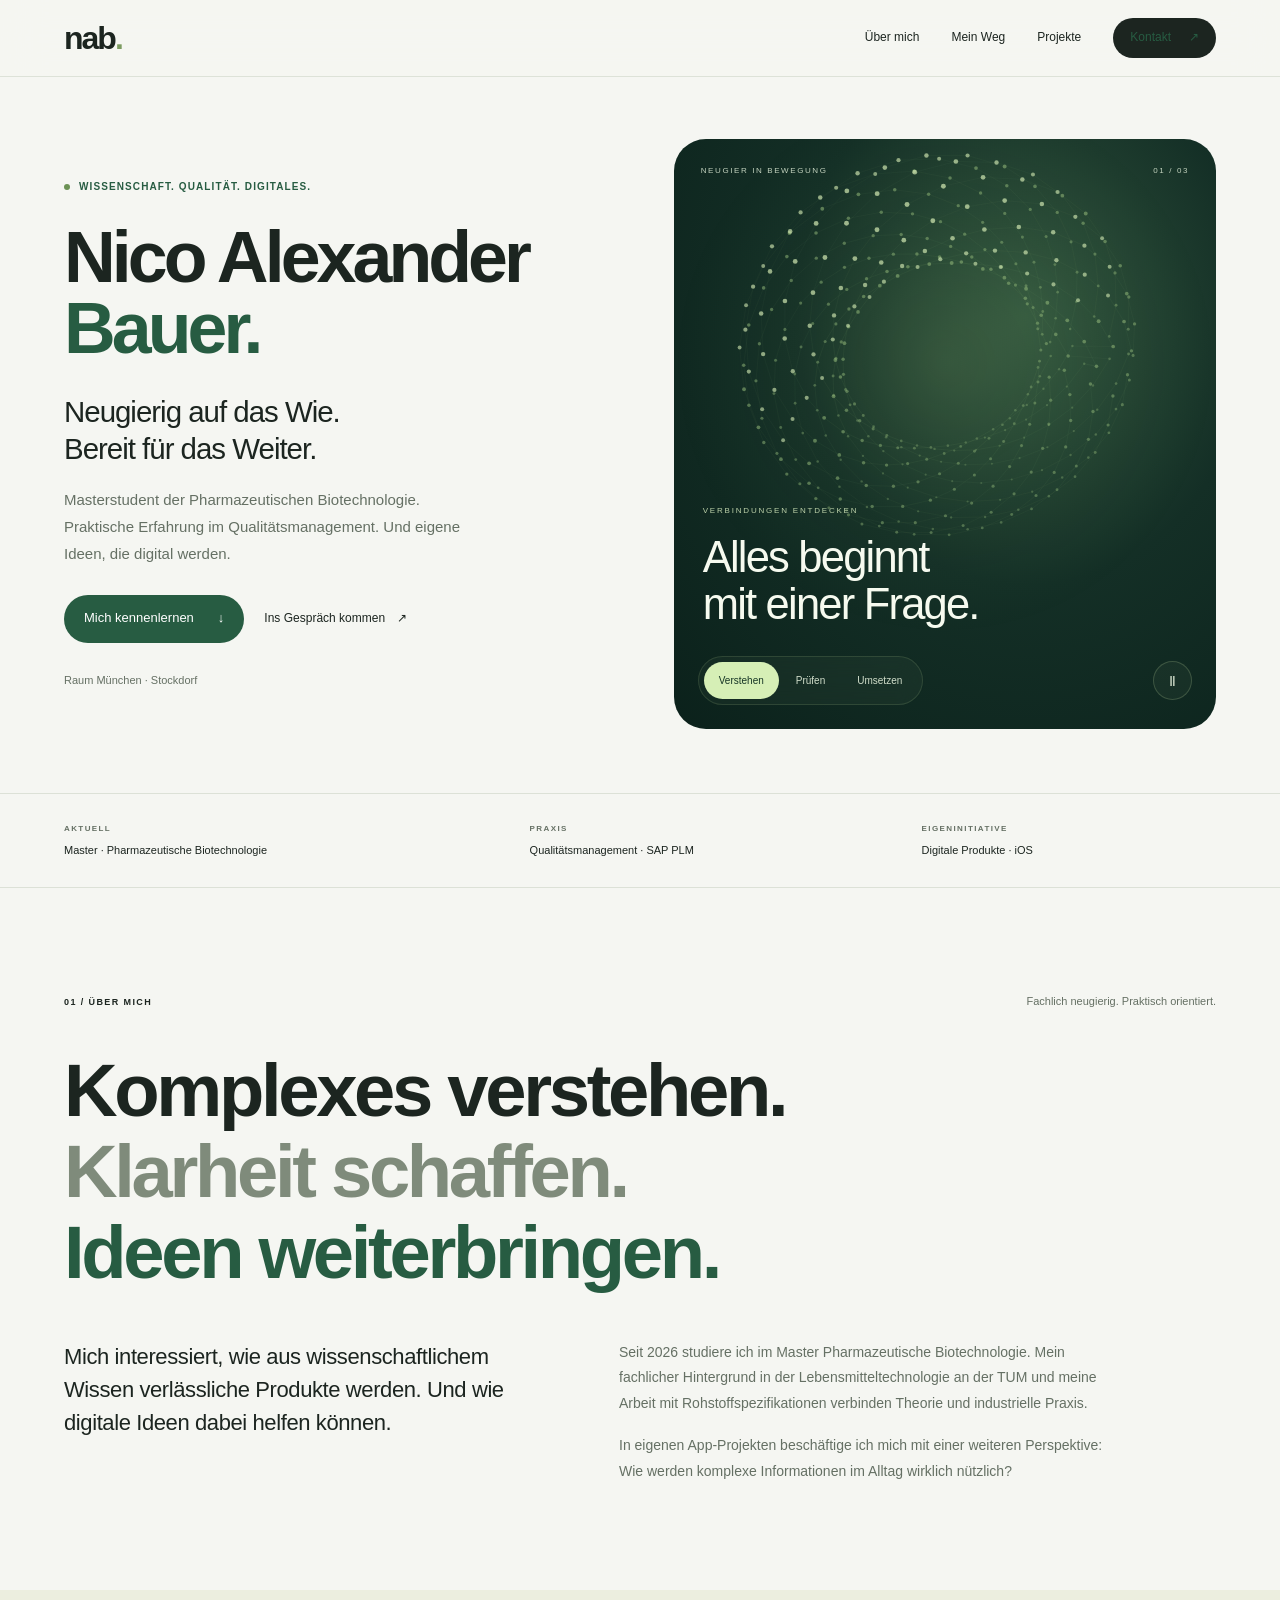
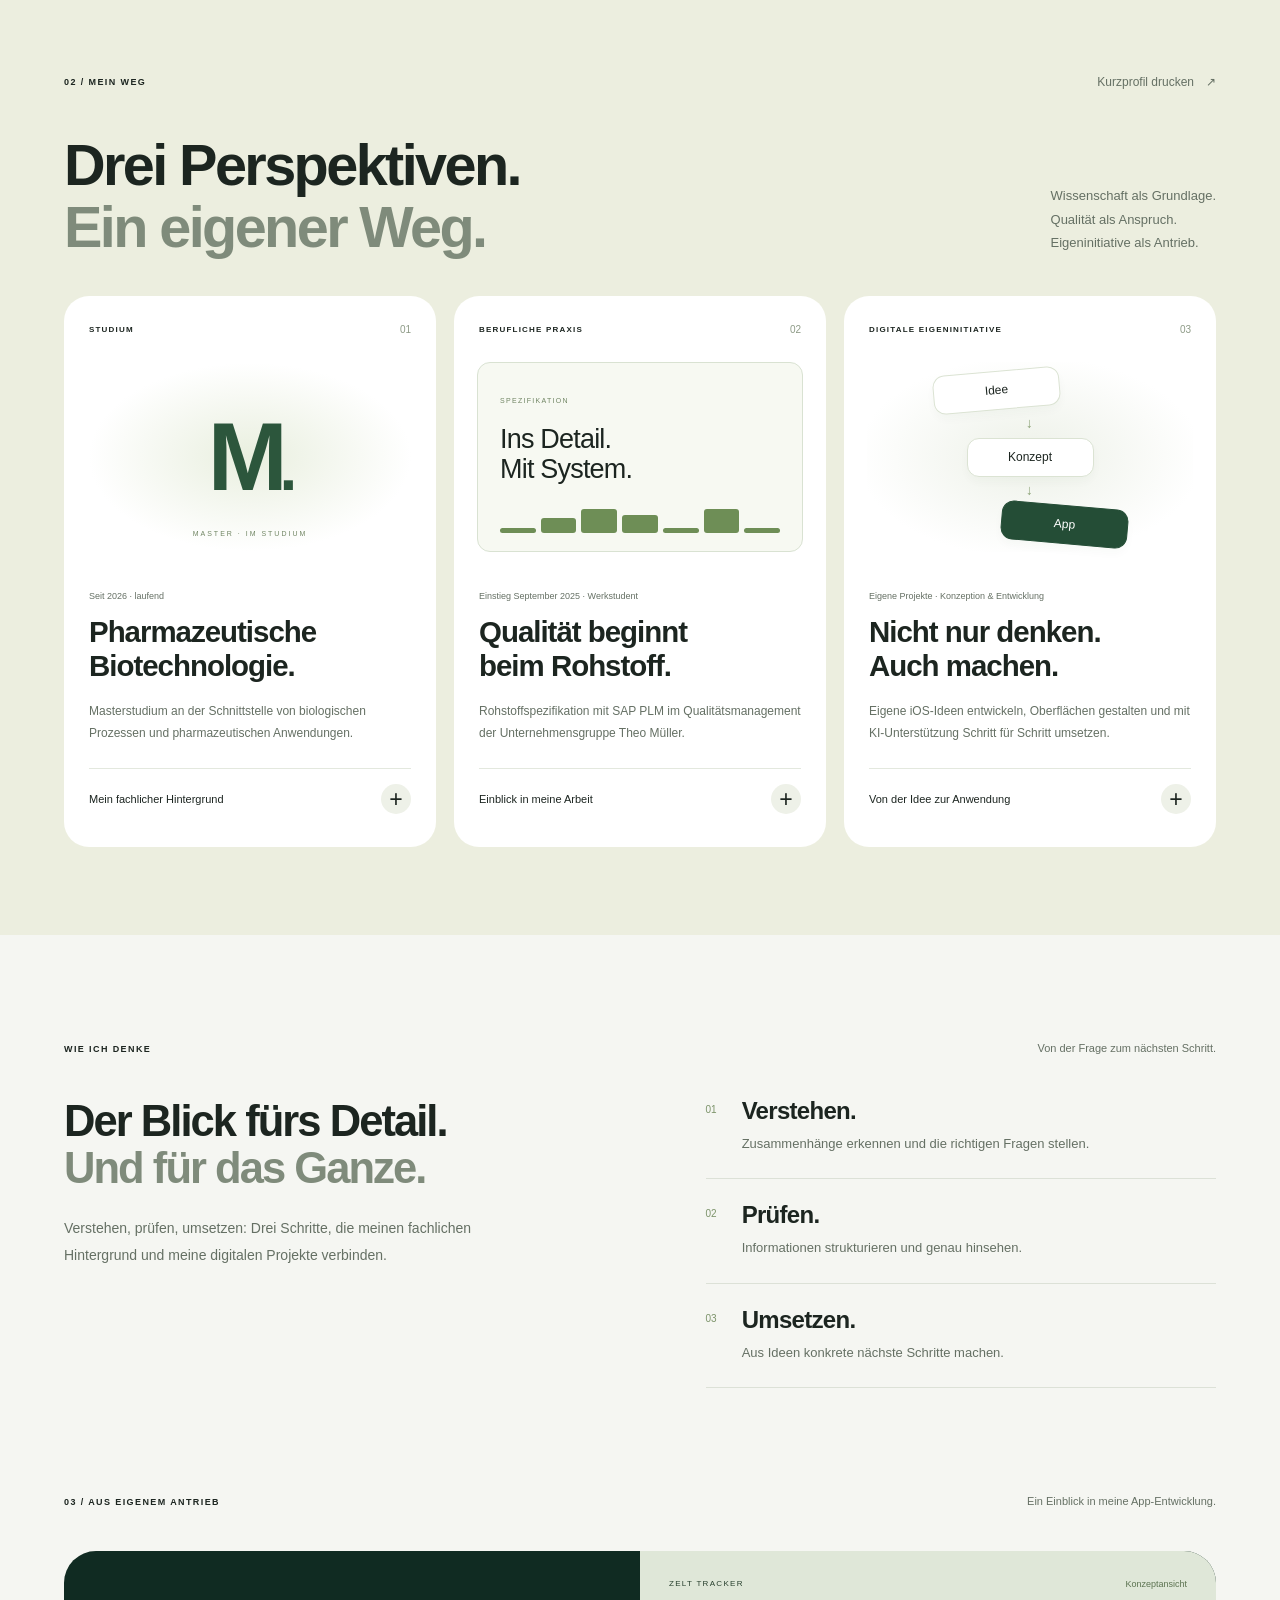
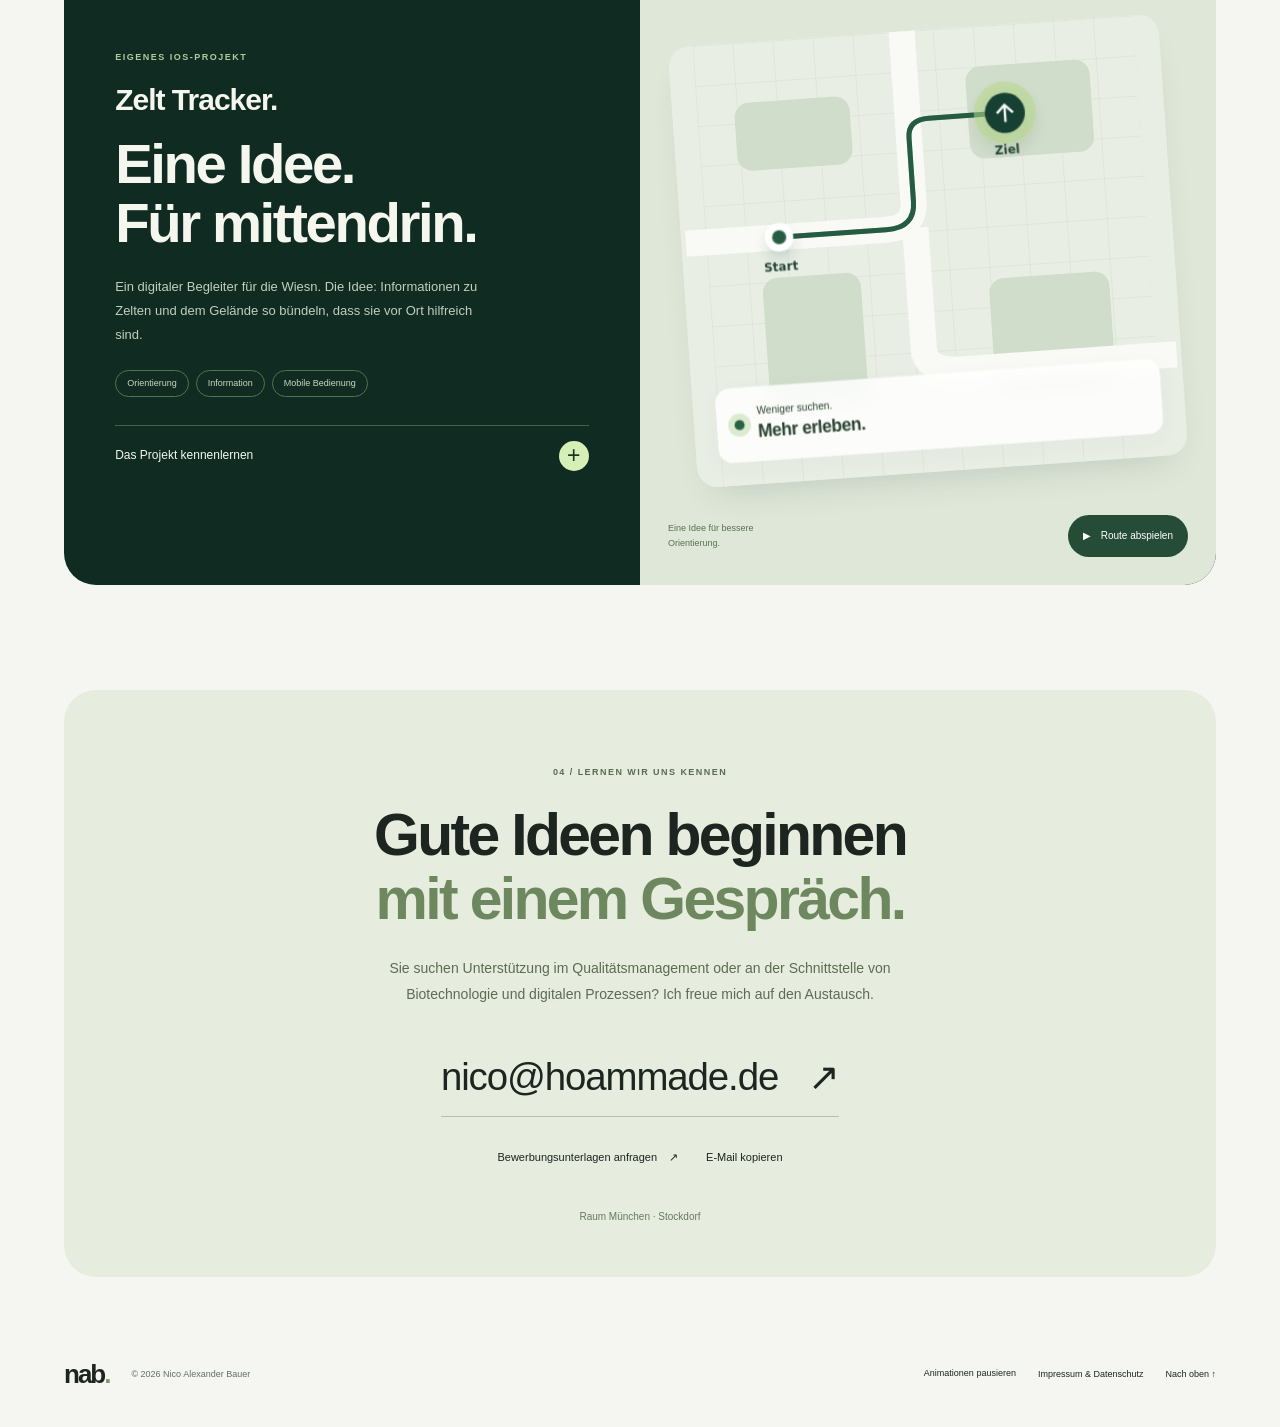
<file: index.html>
<!doctype html>
<html lang="de">
<head>
  <meta charset="utf-8">
  <meta name="viewport" content="width=device-width,initial-scale=1">
  <meta name="description" content="Nico Alexander Bauer – Masterstudent der Pharmazeutischen Biotechnologie, Qualitätsmanagement und eigene digitale Projekte. Profil, Erfahrung und Kontakt.">
  <meta name="theme-color" content="#f5f6f2">
  <meta name="referrer" content="strict-origin-when-cross-origin">
  <meta property="og:type" content="website">
  <meta property="og:locale" content="de_DE">
  <meta property="og:title" content="Nico Alexander Bauer | Wissenschaft. Qualität. Digitales.">
  <meta property="og:description" content="Pharmazeutische Biotechnologie, praktische Erfahrung im Qualitätsmanagement und eigene App-Ideen. Lernen wir uns kennen.">
  <meta property="og:url" content="https://nico-alexander-bauer.de/">
  <link rel="canonical" href="https://nico-alexander-bauer.de/">
  <link rel="icon" href="assets/favicon.svg" type="image/svg+xml">
  <link rel="stylesheet" href="styles.css?v=20261016-3">
  <script src="script.js?v=20261016-3" defer></script>
  <title>Nico Alexander Bauer | Profil & Projekte</title>
</head>
<body>
  <a class="skip-link" href="#inhalt">Zum Inhalt</a>
  <header class="site-header">
    <div class="header-inner wrap">
      <a class="wordmark" href="#start" aria-label="Nico Alexander Bauer – Startseite">nab<span>.</span></a>
      <button class="menu-toggle" type="button" aria-expanded="false" aria-controls="navigation" hidden>Menü <span aria-hidden="true">+</span></button>
      <nav id="navigation" aria-label="Hauptnavigation">
        <a href="#profil">Über mich</a><a href="#erfahrung">Mein Weg</a><a href="#projekte">Projekte</a>
        <a class="nav-contact" href="#kontakt">Kontakt <span aria-hidden="true">↗</span></a>
      </nav>
    </div>
    <div class="reading-progress" aria-hidden="true"></div>
  </header>

  <main id="inhalt">
    <section class="hero wrap" id="start" aria-labelledby="hero-title">
      <div class="hero-copy">
        <p class="eyebrow"><span class="status-dot" aria-hidden="true"></span> Wissenschaft. Qualität. Digitales.</p>
        <h1 id="hero-title">Nico Alexander<br><span>Bauer.</span></h1>
        <p class="hero-lead">Neugierig auf das Wie.<br>Bereit für das Weiter.</p>
        <p class="hero-description">Masterstudent der Pharmazeutischen Biotechnologie. Praktische Erfahrung im Qualitätsmanagement. Und eigene Ideen, die digital werden.</p>
        <div class="actions"><a class="button button-primary" href="#profil">Mich kennenlernen <span aria-hidden="true">↓</span></a><a class="text-link" href="#kontakt">Ins Gespräch kommen <span aria-hidden="true">↗</span></a></div>
        <p class="location">Raum München · Stockdorf</p>
      </div>
      <div class="hero-experience" data-scene="verstehen">
        <div class="scene-top"><span>NEUGIER IN BEWEGUNG</span><span class="scene-index" aria-hidden="true">01 / 03</span></div>
        <div class="scene-art" aria-hidden="true"><div class="scene-fallback"><i></i><i></i><i></i></div><canvas id="idea-canvas"></canvas></div>
        <div class="scene-caption"><span class="scene-kicker">VERBINDUNGEN ENTDECKEN</span><p class="scene-title">Alles beginnt<br>mit einer Frage.</p></div>
        <div class="scene-controls" hidden><div class="scene-options" role="group" aria-label="Animation auswählen"><button type="button" data-scene-choice="verstehen" aria-pressed="true">Verstehen</button><button type="button" data-scene-choice="pruefen" aria-pressed="false">Prüfen</button><button type="button" data-scene-choice="umsetzen" aria-pressed="false">Umsetzen</button></div><button class="motion-toggle" type="button" aria-pressed="false" aria-label="Animationen pausieren"><span aria-hidden="true">Ⅱ</span></button></div>
      </div>
    </section>

    <div class="context-band wrap"><p><span>AKTUELL</span>Master · Pharmazeutische Biotechnologie</p><p><span>PRAXIS</span>Qualitätsmanagement · SAP PLM</p><p><span>EIGENINITIATIVE</span>Digitale Produkte · iOS</p></div>

    <section id="profil" class="profile-section section wrap" aria-labelledby="profile-title">
      <div class="section-label reveal"><span>01 / ÜBER MICH</span><span>Fachlich neugierig. Praktisch orientiert.</span></div>
      <h2 id="profile-title" class="statement reveal">Komplexes verstehen.<br><span class="text-muted">Klarheit schaffen.</span><br><span class="text-green">Ideen weiterbringen.</span></h2>
      <div class="profile-bottom reveal"><p class="profile-intro">Mich interessiert, wie aus wissenschaftlichem Wissen verlässliche Produkte werden. Und wie digitale Ideen dabei helfen können.</p><div class="profile-description"><p>Seit 2026 studiere ich im Master Pharmazeutische Biotechnologie. Mein fachlicher Hintergrund in der Lebensmitteltechnologie an der TUM und meine Arbeit mit Rohstoffspezifikationen verbinden Theorie und industrielle Praxis.</p><p>In eigenen App-Projekten beschäftige ich mich mit einer weiteren Perspektive: Wie werden komplexe Informationen im Alltag wirklich nützlich?</p></div></div>
    </section>

    <section id="erfahrung" class="experience-section section" aria-labelledby="experience-title">
      <div class="wrap"><div class="section-label reveal"><span>02 / MEIN WEG</span><button class="text-link print-trigger" type="button" hidden>Kurzprofil drucken <span aria-hidden="true">↗</span></button></div>
      <div class="section-heading reveal"><h2 id="experience-title">Drei Perspektiven.<br><span class="text-muted">Ein eigener Weg.</span></h2><p>Wissenschaft als Grundlage.<br>Qualität als Anspruch.<br>Eigeninitiative als Antrieb.</p></div>
      <div class="experience-grid">
        <article class="experience-card study-card reveal">
          <div class="card-top"><span class="eyebrow">STUDIUM</span><span class="card-number" aria-hidden="true">01</span></div>
          <div class="study-mark" aria-hidden="true">M<span>.</span><i>MASTER · IM STUDIUM</i></div>
          <p class="card-meta">Seit 2026 · laufend</p><h3>Pharmazeutische<br>Biotechnologie.</h3><p class="card-description">Masterstudium an der Schnittstelle von biologischen Prozessen und pharmazeutischen Anwendungen.</p>
          <details class="card-details" data-dialog="study"><summary><span>Mein fachlicher Hintergrund</span><span class="plus" aria-hidden="true">+</span></summary><div class="detail-content"><p class="eyebrow">STUDIUM & FACHLICHER HINTERGRUND</p><h2>Wissenschaft.<br>Mit Anwendung.</h2><div class="detail-row"><span>Seit 2026</span><div><h3>Masterstudium Pharmazeutische Biotechnologie</h3><p>Aktuell im Studium. Im Mittelpunkt meines Interesses stehen biologische Prozesse, pharmazeutische Anwendungen und die Verbindung zur industriellen Praxis.</p></div></div><div class="detail-row"><span>Fachliche Basis</span><div><h3>Lebensmitteltechnologie · TUM</h3><p>Mein Hintergrund in der Lebensmitteltechnologie umfasst die Verarbeitung von Lebensmitteln und technologische Prozesse. Darauf baut mein Interesse an Qualität, Bioprozessen und pharmazeutischer Technologie auf.</p></div></div><div class="tags"><span>Pharmazeutische Biotechnologie</span><span>Lebensmitteltechnologie</span><span>Bioprozesse</span></div></div></details>
        </article>
        <article class="experience-card quality-card reveal">
          <div class="card-top"><span class="eyebrow">BERUFLICHE PRAXIS</span><span class="card-number" aria-hidden="true">02</span></div>
          <div class="quality-mark" aria-hidden="true"><span>SPEZIFIKATION</span><b>Ins Detail.<br>Mit System.</b><div><i></i><i></i><i></i><i></i><i></i><i></i><i></i></div></div>
          <p class="card-meta">Einstieg September 2025 · Werkstudent</p><h3>Qualität beginnt<br>beim Rohstoff.</h3><p class="card-description">Rohstoffspezifikation mit SAP PLM im Qualitätsmanagement der Unternehmensgruppe Theo Müller.</p>
          <details class="card-details" data-dialog="quality"><summary><span>Einblick in meine Arbeit</span><span class="plus" aria-hidden="true">+</span></summary><div class="detail-content"><p class="eyebrow">QUALITÄTSMANAGEMENT</p><h2>Genau hinsehen.<br>Zusammenhänge verstehen.</h2><p class="detail-lead">Werkstudententätigkeit im Bereich Rohstoffspezifikation bei der Unternehmensgruppe Theo Müller. Einstieg im September 2025.</p><div class="detail-row"><span>Arbeitsfeld</span><div><h3>Strukturierte Produktinformationen</h3><p>Arbeit mit Rohstoffspezifikationen und SAP PLM. Einblicke in die Erfassung und Bearbeitung von Spezifikationsdaten im industriellen Qualitätsmanagement.</p></div></div><div class="detail-row"><span>Perspektive</span><div><h3>Qualität braucht Sorgfalt</h3><p>Die Arbeit verbindet fachlichen Kontext mit strukturierten Informationen – und schärft meinen Blick für Details und nachvollziehbare Abläufe.</p></div></div><div class="tags"><span>SAP PLM</span><span>Rohstoffspezifikation</span><span>Qualitätsmanagement</span></div></div></details>
        </article>
        <article class="experience-card digital-card reveal">
          <div class="card-top"><span class="eyebrow">DIGITALE EIGENINITIATIVE</span><span class="card-number" aria-hidden="true">03</span></div>
          <div class="digital-mark" aria-hidden="true"><span>Idee</span><i>→</i><span>Konzept</span><i>→</i><span>App</span></div>
          <p class="card-meta">Eigene Projekte · Konzeption & Entwicklung</p><h3>Nicht nur denken.<br>Auch machen.</h3><p class="card-description">Eigene iOS-Ideen entwickeln, Oberflächen gestalten und mit KI-Unterstützung Schritt für Schritt umsetzen.</p>
          <details class="card-details" data-dialog="digital"><summary><span>Von der Idee zur Anwendung</span><span class="plus" aria-hidden="true">+</span></summary><div class="detail-content"><p class="eyebrow">EIGENE DIGITALE PROJEKTE</p><h2>Aus Neugier<br>wird Eigeninitiative.</h2><p class="detail-lead">Ich konzipiere eigene Anwendungen und arbeite mit KI-Unterstützung an ihrer technischen Umsetzung.</p><div class="detail-row"><span>Konzeption</span><div><h3>Mit der richtigen Frage beginnen</h3><p>Was soll die Anwendung erleichtern? Welche Informationen braucht man dafür? Und wie wird daraus eine verständliche Bedienung?</p></div></div><div class="detail-row"><span>Umsetzung</span><div><h3>Entwickeln. Ausprobieren. Verbessern.</h3><p>Arbeit mit Swift, Xcode und GitHub – von der Strukturierung der Funktionen bis zur schrittweisen Weiterentwicklung. Ein Beispiel dafür ist mein iOS-Projekt Zelt Tracker.</p></div></div><div class="tags"><span>Produktkonzeption</span><span>Swift / iOS</span><span>GitHub</span><span>KI-gestützte Entwicklung</span></div><a class="button button-primary" href="#projekte" data-dialog-link>Zum Projekt <span aria-hidden="true">↓</span></a></div></details>
        </article>
      </div></div>
    </section>

    <section class="approach-section section wrap" aria-labelledby="approach-title">
      <div class="section-label reveal"><span>WIE ICH DENKE</span><span>Von der Frage zum nächsten Schritt.</span></div>
      <div class="approach-layout reveal"><div><h2 id="approach-title">Der Blick fürs Detail.<br><span class="text-muted">Und für das Ganze.</span></h2><p class="section-intro">Verstehen, prüfen, umsetzen: Drei Schritte, die meinen fachlichen Hintergrund und meine digitalen Projekte verbinden.</p></div><ol class="approach-list"><li><span>01</span><div><h3>Verstehen.</h3><p>Zusammenhänge erkennen und die richtigen Fragen stellen.</p></div></li><li><span>02</span><div><h3>Prüfen.</h3><p>Informationen strukturieren und genau hinsehen.</p></div></li><li><span>03</span><div><h3>Umsetzen.</h3><p>Aus Ideen konkrete nächste Schritte machen.</p></div></li></ol></div>
    </section>

    <section id="projekte" class="projects-section section wrap" aria-labelledby="projects-title">
      <div class="section-label reveal"><span>03 / AUS EIGENEM ANTRIEB</span><span>Ein Einblick in meine App-Entwicklung.</span></div>
      <article class="project-feature reveal">
        <div class="project-copy"><p class="eyebrow">EIGENES iOS-PROJEKT</p><h2 id="projects-title">Zelt Tracker.</h2><p class="project-headline">Eine Idee.<br>Für mittendrin.</p><p class="project-description">Ein digitaler Begleiter für die Wiesn. Die Idee: Informationen zu Zelten und dem Gelände so bündeln, dass sie vor Ort hilfreich sind.</p><div class="tags"><span>Orientierung</span><span>Information</span><span>Mobile Bedienung</span></div>
        <details class="project-details" data-dialog="project"><summary><span>Das Projekt kennenlernen</span><span class="plus" aria-hidden="true">+</span></summary><div class="detail-content"><p class="eyebrow">ZELT TRACKER · EIGENES APP-PROJEKT</p><h2>Information wird<br>Orientierung.</h2><p class="detail-lead">Wie lassen sich viele ortsbezogene Informationen in einer verständlichen mobilen Oberfläche zusammenführen?</p><div class="detail-row"><span>Die Idee</span><div><h3>Hilfreich, wenn man unterwegs ist</h3><p>Informationen zu Zelten und dem Wiesn-Gelände an einem Ort bündeln und so aufbereiten, dass sie sich vor Ort schnell erfassen lassen.</p></div></div><div class="detail-row"><span>Mein Beitrag</span><div><h3>Vom Konzept zur iOS-Entwicklung</h3><p>Produktidee, Funktionskonzeption und KI-gestützte Umsetzung. Schwerpunkte sind Informationsstruktur, Karten und nutzerorientierte Bedienung.</p></div></div><p class="detail-note">Die animierte Karte auf dieser Website ist eine schematische Konzeptansicht. Sie zeigt keine Live-Daten und keine reale Navigationsroute.</p></div></details></div>
        <div class="project-demo"><div class="demo-top"><span>ZELT TRACKER</span><span>Konzeptansicht</span></div><div class="map-stage"><svg viewBox="0 0 440 440" role="img" aria-labelledby="map-title"><title id="map-title">Schematische Route zwischen einem Startpunkt und einem Ziel auf einer abstrakten Karte</title><defs><pattern id="map-grid" width="40" height="40" patternUnits="userSpaceOnUse"><path d="M40 0H0V40" fill="none" stroke="#cbd5c8" stroke-width=".7"/></pattern><filter id="map-shadow"><feDropShadow dx="0" dy="8" stdDeviation="6" flood-color="#174436" flood-opacity=".14"/></filter></defs><rect width="440" height="440" fill="#e9eee5"/><rect width="440" height="440" fill="url(#map-grid)"/><g fill="#d1ddcb"><rect x="37" y="60" width="115" height="68" rx="15"/><rect x="269" y="40" width="124" height="92" rx="15"/><rect x="53" y="236" width="98" height="130" rx="15"/><rect x="278" y="252" width="120" height="114" rx="15"/></g><path d="M-20 196H180Q209 196 209 170V-20M209 196V317Q209 340 245 340H460" fill="none" stroke="#f9faf6" stroke-width="26"/><path class="route-base" d="M73 196H180Q209 196 209 170V106Q209 88 230 88H306" pathLength="100" fill="none" stroke="#aec4a3" stroke-width="5" stroke-linecap="round"/><path class="route-line" d="M73 196H180Q209 196 209 170V106Q209 88 230 88H306" pathLength="100" fill="none" stroke="#255b42" stroke-width="5" stroke-linecap="round"/><g filter="url(#map-shadow)"><circle cx="73" cy="196" r="14" fill="#fff"/><circle cx="73" cy="196" r="7" fill="#255b42"/><circle class="destination-halo" cx="306" cy="88" r="31" fill="#b3d887" opacity=".55"/><circle cx="306" cy="88" r="20" fill="#183f31"/><path d="m298 88 8-8 8 8m-8-8v17" fill="none" stroke="#fff" stroke-width="2.3"/></g><g font-family="system-ui,sans-serif" font-size="12" fill="#244434" font-weight="600"><text x="73" y="230" text-anchor="middle">Start</text><text x="306" y="129" text-anchor="middle">Ziel</text></g></svg><div class="map-caption"><span class="map-dot" aria-hidden="true"></span><span>Weniger suchen.<br><strong>Mehr erleben.</strong></span></div></div><div class="demo-bottom"><p>Eine Idee für bessere Orientierung.</p><button class="route-play" type="button" hidden><span aria-hidden="true">▶</span> Route abspielen</button></div></div>
      </article>
    </section>

    <section id="kontakt" class="contact-section section wrap" aria-labelledby="contact-title"><div class="contact-inner reveal"><p class="eyebrow">04 / LERNEN WIR UNS KENNEN</p><h2 id="contact-title">Gute Ideen beginnen<br><span>mit einem Gespräch.</span></h2><p class="contact-intro">Sie suchen Unterstützung im Qualitätsmanagement oder an der Schnittstelle von Biotechnologie und digitalen Prozessen? Ich freue mich auf den Austausch.</p><a class="email-link" href="mailto:nico@hoammade.de">nico@hoammade.de <span aria-hidden="true">↗</span></a><div class="contact-actions"><a class="text-link" href="mailto:nico@hoammade.de?subject=Anfrage%20Bewerbungsunterlagen">Bewerbungsunterlagen anfragen <span aria-hidden="true">↗</span></a><button class="copy-email text-link" type="button" hidden>E-Mail kopieren</button></div><p id="copy-status" role="status" aria-live="polite"></p><p class="contact-location">Raum München · Stockdorf</p></div></section>
  </main>

  <footer class="site-footer wrap"><a class="wordmark" href="#start" aria-label="Zurück zum Anfang">nab<span>.</span></a><p>© 2026 Nico Alexander Bauer</p><div><button class="footer-motion text-link" type="button" hidden>Animationen pausieren</button><a href="kontakt-datenschutz.html">Impressum & Datenschutz</a><a href="#start">Nach oben ↑</a></div></footer>
  <dialog id="detail-dialog" aria-labelledby="dialog-title"><div class="dialog-shell"><button class="dialog-close" type="button" aria-label="Detailfenster schließen"><span aria-hidden="true">×</span></button><div class="dialog-body"></div></div></dialog>
</body>
</html>
</file>
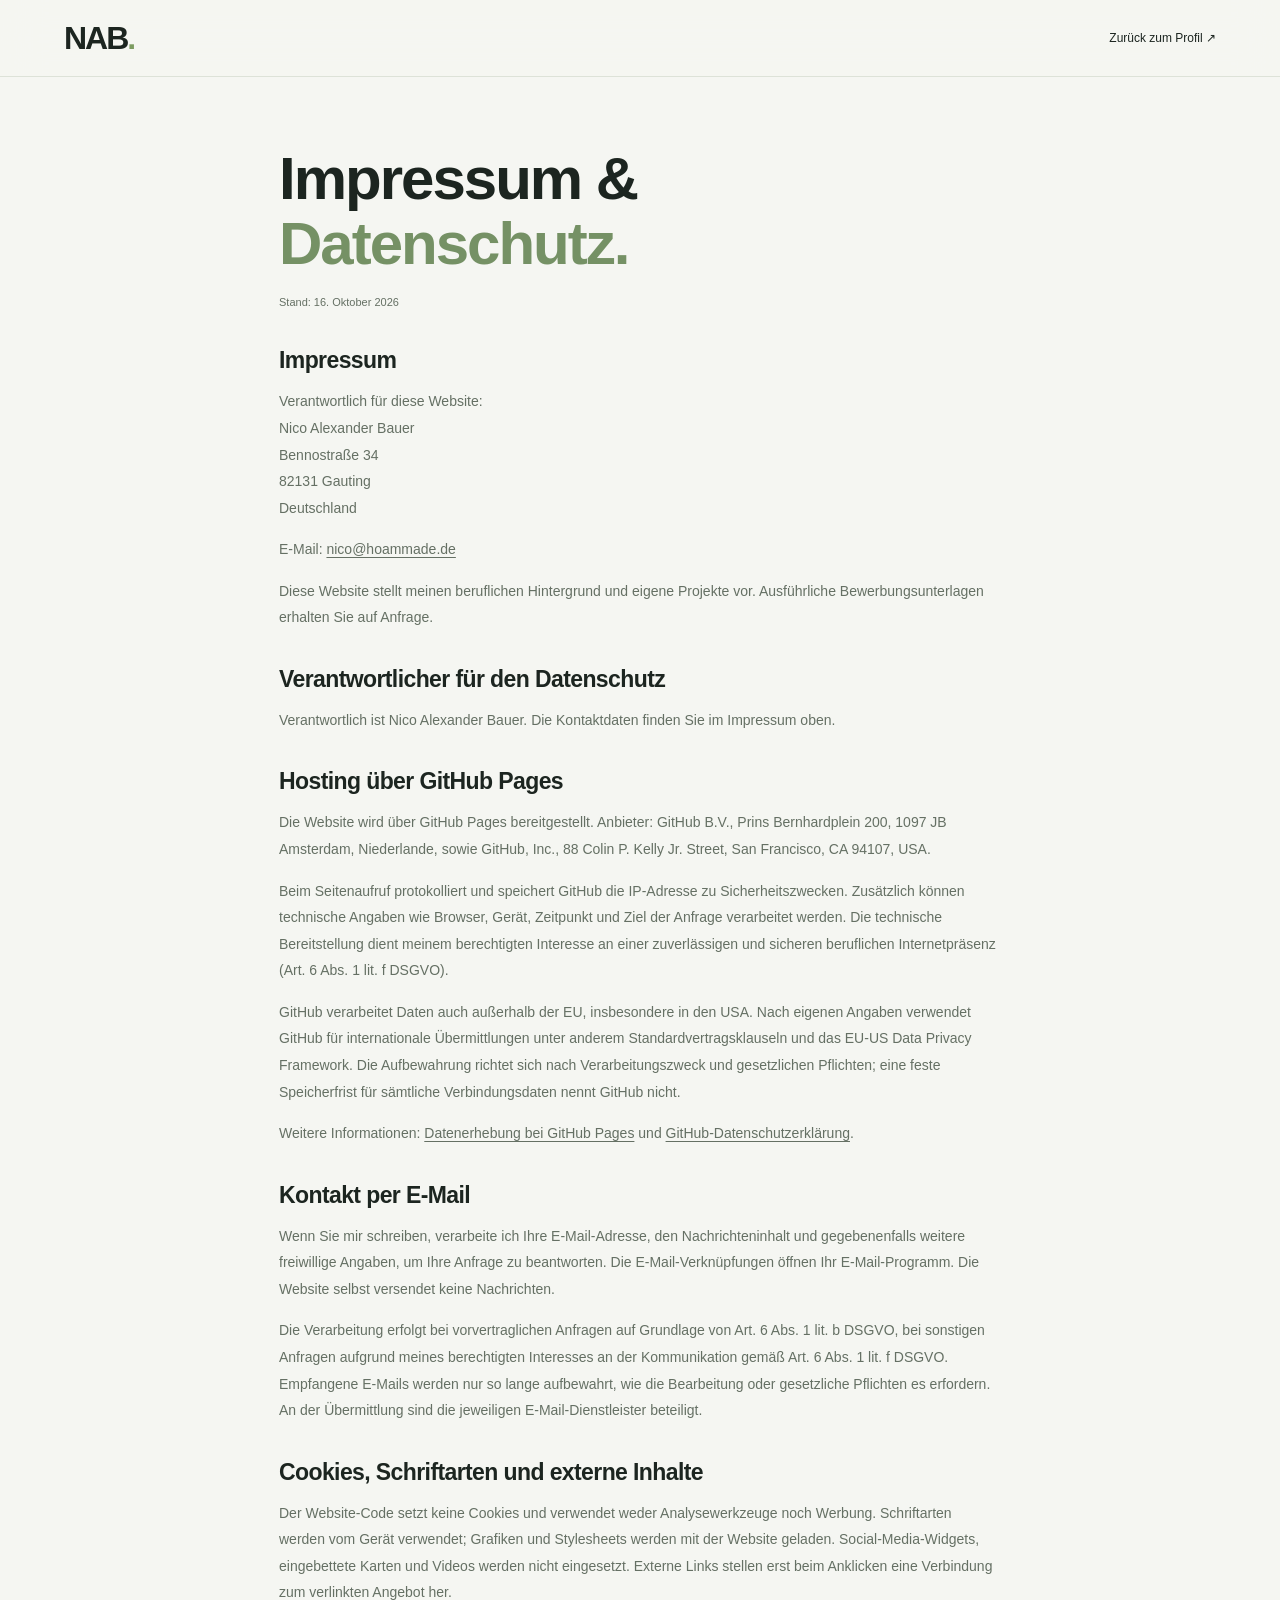
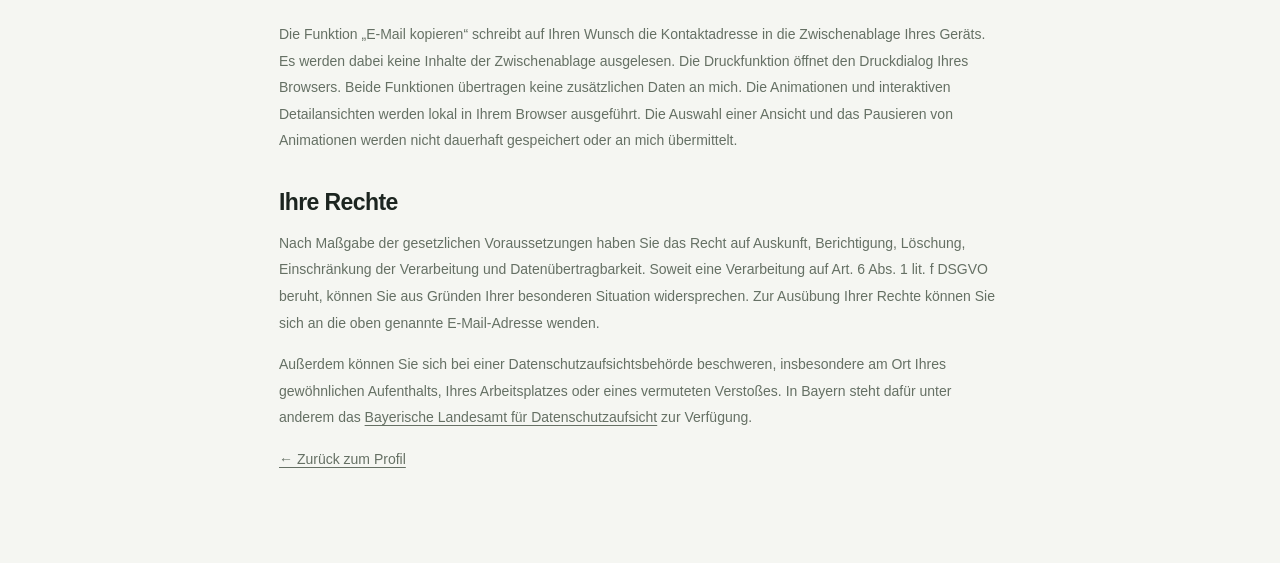
<file: kontakt-datenschutz.html>
<!doctype html>
<html lang="de">
<head>
  <meta charset="utf-8">
  <meta name="viewport" content="width=device-width, initial-scale=1">
  <meta name="robots" content="noindex">
  <meta name="referrer" content="strict-origin-when-cross-origin">
  <meta name="theme-color" content="#193c34">
  <title>Impressum & Datenschutz | Nico Alexander Bauer</title>
  <link rel="icon" href="assets/favicon.svg" type="image/svg+xml">
  <link rel="stylesheet" href="styles.css?v=20261016-3">
</head>
<body>
  <a class="skip-link" href="#inhalt">Zum Inhalt</a>
  <header class="site-header"><div class="header-inner wrap"><a class="wordmark" href="index.html" aria-label="Zur Startseite">NAB<span aria-hidden="true">.</span></a><a class="text-link" href="index.html">Zurück zum Profil ↗</a></div></header>
  <main id="inhalt" class="legal-page">
    <h1>Impressum &<br><span class="muted-serif">Datenschutz.</span></h1>
    <p class="legal-date">Stand: 16. Oktober 2026</p>
    <h2>Impressum</h2>
    <p>Verantwortlich für diese Website:<br>Nico Alexander Bauer<br>Bennostraße 34<br>82131 Gauting<br>Deutschland</p>
    <p>E-Mail: <a href="mailto:nico@hoammade.de">nico@hoammade.de</a></p>
    <p>Diese Website stellt meinen beruflichen Hintergrund und eigene Projekte vor. Ausführliche Bewerbungsunterlagen erhalten Sie auf Anfrage.</p>
    <h2>Verantwortlicher für den Datenschutz</h2>
    <p>Verantwortlich ist Nico Alexander Bauer. Die Kontaktdaten finden Sie im Impressum oben.</p>
    <h2>Hosting über GitHub Pages</h2>
    <p>Die Website wird über GitHub Pages bereitgestellt. Anbieter: GitHub B.V., Prins Bernhardplein 200, 1097 JB Amsterdam, Niederlande, sowie GitHub, Inc., 88 Colin P. Kelly Jr. Street, San Francisco, CA 94107, USA.</p>
    <p>Beim Seitenaufruf protokolliert und speichert GitHub die IP-Adresse zu Sicherheitszwecken. Zusätzlich können technische Angaben wie Browser, Gerät, Zeitpunkt und Ziel der Anfrage verarbeitet werden. Die technische Bereitstellung dient meinem berechtigten Interesse an einer zuverlässigen und sicheren beruflichen Internetpräsenz (Art. 6 Abs. 1 lit. f DSGVO).</p>
    <p>GitHub verarbeitet Daten auch außerhalb der EU, insbesondere in den USA. Nach eigenen Angaben verwendet GitHub für internationale Übermittlungen unter anderem Standardvertragsklauseln und das EU-US Data Privacy Framework. Die Aufbewahrung richtet sich nach Verarbeitungszweck und gesetzlichen Pflichten; eine feste Speicherfrist für sämtliche Verbindungsdaten nennt GitHub nicht.</p>
    <p>Weitere Informationen: <a href="https://docs.github.com/en/pages/getting-started-with-github-pages/what-is-github-pages#data-collection" rel="noreferrer">Datenerhebung bei GitHub Pages</a> und <a href="https://docs.github.com/de/site-policy/privacy-policies/github-general-privacy-statement" rel="noreferrer">GitHub-Datenschutzerklärung</a>.</p>
    <h2>Kontakt per E-Mail</h2>
    <p>Wenn Sie mir schreiben, verarbeite ich Ihre E-Mail-Adresse, den Nachrichteninhalt und gegebenenfalls weitere freiwillige Angaben, um Ihre Anfrage zu beantworten. Die E-Mail-Verknüpfungen öffnen Ihr E-Mail-Programm. Die Website selbst versendet keine Nachrichten.</p>
    <p>Die Verarbeitung erfolgt bei vorvertraglichen Anfragen auf Grundlage von Art. 6 Abs. 1 lit. b DSGVO, bei sonstigen Anfragen aufgrund meines berechtigten Interesses an der Kommunikation gemäß Art. 6 Abs. 1 lit. f DSGVO. Empfangene E-Mails werden nur so lange aufbewahrt, wie die Bearbeitung oder gesetzliche Pflichten es erfordern. An der Übermittlung sind die jeweiligen E-Mail-Dienstleister beteiligt.</p>
    <h2>Cookies, Schriftarten und externe Inhalte</h2>
    <p>Der Website-Code setzt keine Cookies und verwendet weder Analysewerkzeuge noch Werbung. Schriftarten werden vom Gerät verwendet; Grafiken und Stylesheets werden mit der Website geladen. Social-Media-Widgets, eingebettete Karten und Videos werden nicht eingesetzt. Externe Links stellen erst beim Anklicken eine Verbindung zum verlinkten Angebot her.</p>
    <p>Die Funktion „E-Mail kopieren“ schreibt auf Ihren Wunsch die Kontaktadresse in die Zwischenablage Ihres Geräts. Es werden dabei keine Inhalte der Zwischenablage ausgelesen. Die Druckfunktion öffnet den Druckdialog Ihres Browsers. Beide Funktionen übertragen keine zusätzlichen Daten an mich. Die Animationen und interaktiven Detailansichten werden lokal in Ihrem Browser ausgeführt. Die Auswahl einer Ansicht und das Pausieren von Animationen werden nicht dauerhaft gespeichert oder an mich übermittelt.</p>
    <h2>Ihre Rechte</h2>
    <p>Nach Maßgabe der gesetzlichen Voraussetzungen haben Sie das Recht auf Auskunft, Berichtigung, Löschung, Einschränkung der Verarbeitung und Datenübertragbarkeit. Soweit eine Verarbeitung auf Art. 6 Abs. 1 lit. f DSGVO beruht, können Sie aus Gründen Ihrer besonderen Situation widersprechen. Zur Ausübung Ihrer Rechte können Sie sich an die oben genannte E-Mail-Adresse wenden.</p>
    <p>Außerdem können Sie sich bei einer Datenschutzaufsichtsbehörde beschweren, insbesondere am Ort Ihres gewöhnlichen Aufenthalts, Ihres Arbeitsplatzes oder eines vermuteten Verstoßes. In Bayern steht dafür unter anderem das <a href="https://www.lda.bayern.de/de/beschwerde.html" rel="noreferrer">Bayerische Landesamt für Datenschutzaufsicht</a> zur Verfügung.</p>
    <p><a href="index.html">← Zurück zum Profil</a></p>
  </main>
</body>
</html>
</file>
<file: styles.css>
:root{--paper:#f5f6f2;--white:#fff;--ink:#1c2520;--muted:#657064;--green:#275c42;--deep:#102b22;--lime:#d6efb6;--line:#dce1d7;--gutter:clamp(22px,5vw,76px);--font:-apple-system,BlinkMacSystemFont,"Segoe UI",sans-serif;--ease:cubic-bezier(.2,.7,.25,1)}
*{box-sizing:border-box}html{scroll-behavior:smooth;scroll-padding-top:100px}body{margin:0;background:var(--paper);color:var(--ink);font:16px/1.6 var(--font);-webkit-font-smoothing:antialiased}body.dialog-open{overflow:hidden}::selection{background:var(--lime);color:var(--deep)}h1,h2,h3,p{margin:0}h1,h2,h3{line-height:1.08;letter-spacing:-.045em}h1,h2{font-weight:650}h3{font-weight:600}a{color:inherit;text-decoration:none}button{font:inherit;color:inherit;cursor:pointer}button,a,summary{-webkit-tap-highlight-color:transparent}button{touch-action:manipulation}button[hidden],[hidden]{display:none!important}button:focus-visible,a:focus-visible,summary:focus-visible{outline:3px solid #6c9753;outline-offset:5px}svg{display:block;max-width:100%}.wrap{width:100%;max-width:1440px;margin-inline:auto;padding-inline:var(--gutter)}.skip-link{position:fixed;top:10px;left:12px;z-index:100;background:var(--deep);color:white;padding:13px 20px;border-radius:10px;transform:translateY(-150%)}.skip-link:focus{transform:translateY(0)}
.site-header{position:sticky;top:0;z-index:20;background:rgba(245,246,242,.86);border-bottom:1px solid #dde2d8;backdrop-filter:blur(20px);-webkit-backdrop-filter:blur(20px)}.header-inner{min-height:76px;display:flex;align-items:center;justify-content:space-between;gap:30px}.wordmark{font-size:32px;font-weight:750;letter-spacing:-2px;line-height:1}.wordmark span{color:#7c9c61}nav{display:flex;gap:32px;align-items:center;font-size:12px;font-weight:500}nav a{padding:11px 0;transition:color .2s}nav a:hover,nav a[aria-current=location]{color:var(--green)}nav .nav-contact{padding:8px 17px;background:var(--ink);color:white;border-radius:30px;display:flex;gap:18px;min-height:40px;align-items:center}nav .nav-contact:hover{background:var(--green)}.reading-progress{position:absolute;bottom:-1px;left:0;height:2px;background:var(--green);width:100%;transform:scaleX(0);transform-origin:left}.menu-toggle{background:transparent;border:1px solid var(--line);border-radius:25px;padding:8px 15px;min-height:44px;font-size:13px;display:none}.menu-toggle span{font-size:20px;margin-left:15px}
.hero{display:grid;grid-template-columns:1.03fr 1fr;gap:clamp(30px,4vw,64px);align-items:center;padding-top:62px;padding-bottom:64px}.eyebrow{font-size:10px;font-weight:650;letter-spacing:1.45px;line-height:1.6;text-transform:uppercase}.hero .eyebrow{display:flex;align-items:center;gap:9px;letter-spacing:1.1px;color:var(--green)}.status-dot{width:6px;height:6px;background:#6c9255;border-radius:50%;flex-shrink:0}.hero h1{font-size:clamp(51px,5.6vw,82px);line-height:.99;margin-top:27px;letter-spacing:-.055em}.hero h1 span{color:var(--green)}.hero-lead{font-size:clamp(23px,2.3vw,33px);font-weight:500;line-height:1.26;letter-spacing:-1px;margin-top:29px}.hero-description{font-size:15px;color:var(--muted);max-width:420px;line-height:1.8;margin-top:19px}.actions{display:flex;flex-wrap:wrap;align-items:center;gap:20px;margin-top:28px}.button{display:inline-flex;align-items:center;justify-content:space-between;gap:24px;min-height:48px;padding:13px 20px;border-radius:40px;font-size:13px;font-weight:500;transition:transform .25s var(--ease),background .25s}.button:hover{transform:translateY(-2px)}.button-primary{background:var(--green);color:white}.button-primary:hover{background:#163d2b}.text-link{display:inline-flex;align-items:center;gap:12px;border:0;border-bottom:1px solid transparent;background:none;padding:10px 0;font-size:12px;line-height:1.5;min-height:40px;text-align:left}.text-link:hover{border-bottom-color:currentColor}.location{font-size:11px;color:var(--muted);margin-top:29px}
.hero-experience{position:relative;min-width:0;height:590px;border-radius:32px;overflow:hidden;background:radial-gradient(ellipse at 65% 30%,#31553d 0%,#142f26 46%,#0b211b 100%);color:#f6faef;isolation:isolate}.scene-top{position:absolute;inset:26px 27px auto;display:flex;justify-content:space-between;gap:20px;color:#c3d2be;font-size:8px;letter-spacing:1.6px;z-index:2}.scene-index{font-variant-numeric:tabular-nums}.scene-art{position:absolute;inset:0;overflow:hidden}#idea-canvas{width:100%;height:100%;display:block;position:relative;z-index:1}.scene-fallback{position:absolute;inset:14% 10% 28%;display:flex;align-items:center;justify-content:center}.scene-fallback i{position:absolute;width:60%;aspect-ratio:1;border:1px solid #8ca87b99;border-radius:50%}.scene-fallback i:nth-child(1){transform:translateX(-23%) rotateX(20deg)}.scene-fallback i:nth-child(2){transform:translateX(23%) rotateY(20deg)}.scene-fallback i:nth-child(3){transform:translateY(24%) scale(.9)}.canvas-ready .scene-fallback{display:none}.scene-caption{position:absolute;left:29px;bottom:101px;z-index:2;pointer-events:none;max-width:90%}.scene-kicker{font-size:8px;letter-spacing:1.8px;color:#bcd1a9}.scene-title{font-size:clamp(32px,3.4vw,49px);line-height:1.08;letter-spacing:-1.8px;font-weight:500;margin-top:13px}.scene-controls{position:absolute;bottom:24px;left:24px;right:24px;display:flex;gap:12px;align-items:center;justify-content:space-between;z-index:3}.scene-options{display:flex;padding:5px;gap:2px;border:1px solid #91aa7b33;border-radius:40px;background:#e0eccc0a;backdrop-filter:blur(12px);-webkit-backdrop-filter:blur(12px)}.scene-options button{border:0;border-radius:30px;background:none;color:#d2dfcb;font-size:10px;line-height:1;padding:12px 15px;min-height:37px;transition:background .3s,color .3s}.scene-options button[aria-pressed=true]{background:var(--lime);color:#163525}.scene-options button:hover{background:#d6efb61c}.scene-options button[aria-pressed=true]:hover{background:var(--lime)}.motion-toggle{height:39px;width:39px;border:1px solid #91aa7b4d;border-radius:50%;background:#e0eccc0a;color:#d2dfcb;flex-shrink:0;font-size:14px;line-height:1}.motion-toggle:hover{background:#e0eccc22}
.context-band{display:grid;grid-template-columns:1.2fr 1fr .8fr;gap:24px;padding-top:28px;padding-bottom:28px;border-top:1px solid var(--line);border-bottom:1px solid var(--line)}.context-band p{font-size:11px;font-weight:500;line-height:1.7}.context-band span{display:block;font-size:8px;font-weight:600;letter-spacing:1.4px;color:var(--muted);margin-bottom:5px}.section{padding-top:105px;padding-bottom:105px}.section-label{display:flex;justify-content:space-between;gap:24px;align-items:center;font-size:9px;letter-spacing:1.4px;color:var(--muted);margin-bottom:40px}.section-label>span:first-child{color:var(--ink);font-weight:600}.section-label>span:last-child:not(:first-child){letter-spacing:0;font-size:11px}.section-label .text-link{padding-block:0;min-height:24px;letter-spacing:0}h2{font-size:clamp(36px,4.5vw,62px)}.text-muted{color:#7f8b7b}.text-green{color:var(--green)}.statement{font-size:clamp(45px,5.8vw,82px);line-height:1.09;letter-spacing:-.045em}.profile-bottom{display:grid;grid-template-columns:1fr 1fr;gap:70px;max-width:1040px;margin-top:46px}.profile-intro{font-size:22px;line-height:1.5;letter-spacing:-.4px;max-width:480px}.profile-description{font-size:14px;color:var(--muted);line-height:1.85}.profile-description p+p{margin-top:16px}
.experience-section{background:#eceedf;padding-top:80px;padding-bottom:88px}.section-heading{display:flex;align-items:flex-end;justify-content:space-between;gap:35px;margin-bottom:38px}.section-heading>p{font-size:13px;color:var(--muted);line-height:1.8;padding-bottom:4px}.experience-grid{display:grid;grid-template-columns:repeat(3,minmax(0,1fr));gap:18px}.experience-card{background:#fff;border-radius:25px;min-width:0;padding:26px 25px 18px;display:flex;flex-direction:column;transition:transform .4s var(--ease),box-shadow .4s var(--ease)}@media(hover:hover){.experience-card:hover{transform:translateY(-6px);box-shadow:0 14px 40px #1c332210}}.card-top{display:flex;justify-content:space-between;align-items:center;gap:12px}.card-top .eyebrow{font-size:8px;letter-spacing:1.2px}.card-number{font-size:10px;color:#8e9b87}.study-mark,.quality-mark,.digital-mark{height:190px;margin:24px -2px 22px}.study-mark{position:relative;display:flex;align-items:center;justify-content:center;font-size:96px;font-weight:650;letter-spacing:-8px;color:#2c563c;line-height:1;background:radial-gradient(ellipse,#e9efdf,transparent 70%)}.study-mark>span{font-size:64px;letter-spacing:-5px;align-self:center;padding-top:22px}.study-mark i{font-size:7px;font-weight:500;letter-spacing:2px;position:absolute;bottom:15px;left:0;right:0;text-align:center;font-style:normal;color:#708563}.card-meta{font-size:9px;color:var(--muted);margin-bottom:12px;min-height:29px;display:flex;align-items:flex-end;line-height:1.6}.experience-card h3{font-size:clamp(22px,2.3vw,31px);line-height:1.15;letter-spacing:-1px}.card-description{font-size:12px;line-height:1.85;color:var(--muted);margin:17px 0 24px}.quality-mark{border:1px solid #d9e2d2;background:#f7f9f2;padding:22px;border-radius:13px;position:relative;overflow:hidden}.quality-mark>span{font-size:7px;letter-spacing:1.3px;color:#708563}.quality-mark b{display:block;font-size:27px;line-height:1.1;font-weight:500;letter-spacing:-.8px;margin-top:14px}.quality-mark>div{position:absolute;bottom:18px;left:22px;right:22px;display:flex;gap:5px;align-items:flex-end;height:24px}.quality-mark i{height:5px;flex:1;background:#6e8e56;border-radius:3px;transform-origin:bottom;animation:quality-bars 4s var(--ease) infinite}.quality-mark i:nth-child(2n){height:15px;animation-delay:-1s}.quality-mark i:nth-child(3n){height:24px;animation-delay:-2s}.quality-mark i:nth-child(4n){height:18px;animation-delay:-3s}.digital-mark{display:flex;flex-direction:column;align-items:center;justify-content:center;gap:7px;position:relative;background:radial-gradient(ellipse,#edf1e8,transparent 75%)}.digital-mark span{font-size:12px;font-weight:500;border:1px solid #dbe3d3;border-radius:12px;min-width:127px;padding:9px 17px;text-align:center;background:#fff;box-shadow:0 5px 10px #1f432407}.digital-mark span:first-child{transform:translateX(-34px) rotate(-5deg)}.digital-mark span:last-child{transform:translateX(34px) rotate(5deg);background:#244d36;color:#fff;border-color:#244d36}.digital-mark i{font-size:14px;font-style:normal;line-height:1;color:#8ca378;transform:rotate(90deg)}.card-details{margin-top:auto;border-top:1px solid #e3e8de}summary{display:flex;align-items:center;justify-content:space-between;gap:10px;cursor:pointer;list-style:none;font-size:11px;font-weight:500;min-height:58px;padding:15px 0}summary::-webkit-details-marker{display:none}.plus{display:grid;place-items:center;height:30px;min-width:30px;width:30px;border-radius:50%;background:#eef1e8;font-size:23px;font-weight:300;line-height:1;transition:background .25s,transform .35s var(--ease)}summary:hover .plus{background:var(--lime);transform:rotate(90deg)}details[open]>.detail-content{padding-bottom:20px}details[open] summary .plus{transform:rotate(45deg)}.card-details .detail-content h2{font-size:29px}.card-details .detail-row{display:block}.card-details .detail-row h3{font-size:18px}.card-details .detail-row>span{display:block;margin-bottom:10px}.card-details .detail-content p{font-size:12px}.card-details .detail-content .eyebrow{font-size:8px}
.approach-layout{display:grid;grid-template-columns:1.1fr 1fr;gap:80px;align-items:start}.approach-layout h2{font-size:clamp(34px,3.4vw,48px)}.section-intro{font-size:14px;line-height:1.9;max-width:420px;color:var(--muted);margin-top:23px}.approach-list{list-style:none;padding:0;margin:0}.approach-list li{display:flex;gap:25px;padding:23px 0;border-bottom:1px solid var(--line)}.approach-list li:first-child{padding-top:0}.approach-list li>span{font-size:10px;color:#7c936a;line-height:2;padding-top:2px}.approach-list h3{font-size:24px;letter-spacing:-.7px}.approach-list p{font-size:13px;color:var(--muted);margin-top:8px;line-height:1.8}
.projects-section{padding-top:0}.project-feature{display:grid;grid-template-columns:1fr 1fr;background:var(--deep);border-radius:32px;color:#f5f7ef;overflow:hidden;align-items:center}.project-copy{padding:clamp(30px,4vw,62px);min-width:0}.project-copy .eyebrow{font-size:9px;color:#b0cb9b;letter-spacing:1.5px}.project-copy h2{font-size:30px;letter-spacing:-1px;margin-top:20px}.project-headline{font-size:clamp(43px,4.4vw,64px);line-height:1.06;letter-spacing:-2.4px;font-weight:550;margin-top:17px}.project-description{font-size:13px;line-height:1.85;max-width:370px;color:#c2cec0;margin-top:22px}.tags{display:flex;flex-wrap:wrap;gap:7px;margin-top:23px}.tags span{display:inline-flex;font-size:9px;line-height:1.6;border:1px solid #d3ddcc;border-radius:25px;padding:5px 11px;color:#4c6541}.project-copy .tags span{color:#c9d9bd;border-color:#57714e}.project-details{margin-top:28px;border-top:1px solid #4a6045}.project-details summary{font-size:12px}.project-details .plus{background:#d6efb6;color:#173523}.project-details .detail-content{color:#d7e2ce}.project-details .detail-content h2,.project-details .detail-content h3{color:white}.project-details .detail-row>span{color:#c7d8b7}.project-details .detail-content p{color:#c4d2bc}.project-demo{background:#dfE7d8;align-self:stretch;min-width:0;color:#28402e;display:flex;flex-direction:column;justify-content:center;position:relative;overflow:hidden}.demo-top{display:flex;justify-content:space-between;gap:15px;align-items:center;padding:27px 29px 0;font-size:8px;letter-spacing:1.3px;line-height:1.5}.demo-top span:last-child{letter-spacing:0;color:#5c7351;font-size:9px}.map-stage{position:relative;aspect-ratio:1;max-height:480px;overflow:hidden;margin:20px 21px 0;border-radius:22px;background:#e9eee5;box-shadow:0 20px 40px -20px #173d3330;transform:rotate(-4deg) scale(.92);transition:transform .8s var(--ease)}@media(hover:hover){.project-demo:hover .map-stage{transform:rotate(0) scale(.95)}}.map-stage svg{width:100%;height:100%}.map-caption{position:absolute;bottom:25px;left:25px;right:25px;background:#ffffffd9;backdrop-filter:blur(10px);-webkit-backdrop-filter:blur(10px);border:1px solid #fff;border-radius:15px;padding:17px 18px;display:flex;align-items:center;gap:14px;font-size:11px;line-height:1.5;box-shadow:0 7px 25px #28472c0a}.map-caption strong{font-size:19px;font-weight:600;letter-spacing:-.5px}.map-dot{width:11px;height:11px;border-radius:50%;background:#2b6145;box-shadow:0 0 0 7px #dcebcf;flex-shrink:0}.demo-bottom{display:flex;align-items:center;justify-content:space-between;gap:14px;padding:24px 28px 28px;position:relative}.demo-bottom p{font-size:9px;line-height:1.7;max-width:130px;color:#5b7053}.route-play{background:#244c36;color:#fff;border:0;border-radius:30px;padding:12px 15px;min-height:42px;font-size:10px;white-space:nowrap;display:flex;align-items:center;gap:10px}.route-play:hover{background:#153b27}.route-line{stroke-dasharray:100;stroke-dashoffset:0}.project-demo.is-playing .route-line{animation:draw-route 3s var(--ease) both}.project-demo.is-playing .destination-halo{transform-origin:306px 88px;animation:destination-pulse 1.6s ease-in-out 1.9s both}
.contact-section{padding-top:0;padding-bottom:70px}.contact-inner{padding:75px 55px 52px;text-align:center;background:#e6ecdE;border-radius:32px}.contact-inner .eyebrow{font-size:9px;color:#596c50}.contact-inner h2{font-size:clamp(35px,4.6vw,66px);margin-top:24px;line-height:1.08}.contact-inner h2 span{color:#6d875e}.contact-intro{max-width:540px;margin:25px auto 0;font-size:14px;line-height:1.85;color:#5c6c53}.email-link{display:inline-flex;align-items:center;justify-content:center;gap:30px;font-size:clamp(23px,3vw,39px);font-weight:500;letter-spacing:-1.1px;border-bottom:1px solid #b4c0a8;padding:14px 0 8px;margin-top:25px;overflow-wrap:anywhere}.email-link span{transition:transform .3s var(--ease)}.email-link:hover span{transform:translate(4px,-4px)}.contact-actions{display:flex;gap:28px;justify-content:center;align-items:center;flex-wrap:wrap;margin-top:21px}.contact-actions .text-link{font-size:11px}#copy-status{font-size:11px;min-height:21px;margin-top:4px;color:var(--green)}.contact-location{font-size:10px;color:#69795f;margin-top:6px}.site-footer{display:flex;align-items:center;gap:22px;padding-top:5px;padding-bottom:30px;min-height:80px}.site-footer .wordmark{font-size:26px}.site-footer>p{font-size:9px;color:var(--muted)}.site-footer>div{margin-left:auto;display:flex;gap:22px;align-items:center;font-size:9px}.site-footer a:not(.wordmark){padding-block:10px}.site-footer a:hover{text-decoration:underline}.site-footer .text-link{font-size:9px}
#detail-dialog{padding:0;border:0;border-radius:30px;max-width:min(880px,calc(100vw - 40px));width:880px;max-height:calc(100dvh - 70px);background:var(--paper);color:var(--ink);overflow:auto;overscroll-behavior:contain;box-shadow:0 30px 120px #091c2350}#detail-dialog::backdrop{background:#12201988;backdrop-filter:blur(9px);-webkit-backdrop-filter:blur(9px)}#detail-dialog[open]{animation:dialog-in .4s var(--ease) both}#detail-dialog[open]::backdrop{animation:fade-in .3s ease both}#detail-dialog.is-closing{animation:dialog-out .2s ease both}.dialog-shell{position:relative;padding:70px 64px 60px}.dialog-close{position:sticky;float:right;top:16px;z-index:2;height:39px;width:39px;border:0;border-radius:50%;display:grid;place-items:center;background:#e1e6dc;color:#34452d;font-size:30px;font-weight:300;line-height:1;margin:-48px -42px 0 0}.dialog-close:hover{background:#cedac2}.detail-content>.eyebrow{color:#6b825c;font-size:9px}.detail-content h2{font-size:clamp(32px,4.4vw,56px);margin-top:18px;margin-bottom:28px;line-height:1.08}.detail-lead{font-size:18px;color:#607059;line-height:1.7;max-width:650px;margin-bottom:27px}.detail-row{display:grid;grid-template-columns:125px 1fr;gap:30px;padding:25px 0;border-top:1px solid var(--line)}.detail-row>span{font-size:10px;color:#718268;line-height:1.7;padding-top:4px}.detail-row h3{font-size:21px;line-height:1.25;letter-spacing:-.6px}.detail-row p{font-size:14px;line-height:1.85;color:var(--muted);margin-top:10px}.detail-note{font-size:11px;line-height:1.8;color:var(--muted);padding-top:22px;border-top:1px solid var(--line)}.detail-content>.button{margin-top:25px}.dialog-body .detail-content{padding-bottom:0}
.legal-page{max-width:850px;margin-inline:auto;padding:70px var(--gutter) 90px}.legal-page .back-link{font-size:13px;margin-bottom:30px;display:inline-block}.legal-page h1{font-size:clamp(36px,5vw,60px);line-height:1.08;letter-spacing:-2px}.legal-page h2{font-size:23px;margin-top:36px;letter-spacing:-.6px}.legal-page p,.legal-page li{font-size:14px;color:var(--muted);margin-top:15px;line-height:1.9}.legal-page a:not(.back-link){text-decoration:underline;text-underline-offset:3px;overflow-wrap:anywhere}.legal-date{font-size:11px!important}.muted-serif{color:#759165}.legal-page ul{padding-left:20px}
.motion-enabled .reveal.is-awaiting{opacity:0;transform:translateY(26px)}.reveal{transition:opacity .75s var(--ease),transform .75s var(--ease)}.experience-grid>.reveal:nth-child(2){transition-delay:.09s}.experience-grid>.reveal:nth-child(3){transition-delay:.18s}.motion-paused *,.motion-paused *::before,.motion-paused *::after{animation-play-state:paused!important}.motion-paused .reveal{opacity:1!important;transform:none!important;transition:none!important}.motion-paused{scroll-behavior:auto}
@keyframes quality-bars{0%,100%{transform:scaleY(.6);opacity:.55}50%{transform:scaleY(1);opacity:1}}@keyframes draw-route{from{stroke-dashoffset:100}to{stroke-dashoffset:0}}@keyframes destination-pulse{0%{transform:scale(.8);opacity:.2}60%{transform:scale(1.35);opacity:.6}100%{transform:scale(1);opacity:.55}}@keyframes dialog-in{from{opacity:0;transform:translateY(40px) scale(.96)}to{opacity:1;transform:none}}@keyframes dialog-out{to{opacity:0;transform:translateY(16px) scale(.98)}}@keyframes fade-in{from{opacity:0}to{opacity:1}}
@media(min-width:1450px){.hero{padding-top:78px;padding-bottom:78px}.hero-experience{height:620px}}
@media(max-width:1100px){.hero{gap:28px}.hero-experience{height:550px}.hero h1{font-size:clamp(49px,5.9vw,65px)}.actions{gap:10px 16px}.actions .button{font-size:12px;padding-inline:17px}.actions .text-link{font-size:11px}.scene-options button{padding-inline:11px;font-size:9px}.scene-controls{left:19px;right:19px;gap:9px}.scene-caption{left:25px}.profile-bottom{gap:40px}.experience-card{padding:22px 20px 16px}.experience-card h3{font-size:25px}.card-meta{font-size:8px}.quality-mark{padding:18px}.quality-mark b{font-size:24px}.quality-mark>div{left:18px;right:18px}.card-description{font-size:11px}.card-details summary{font-size:10px}.card-top .eyebrow{font-size:7px}.approach-layout{gap:45px}.project-copy{padding:35px}.project-headline{font-size:48px}.project-copy .tags{gap:5px}.project-copy .tags span{font-size:8px;padding-inline:8px}.demo-bottom{padding:23px 21px;gap:10px}.route-play{font-size:9px;padding-inline:12px}.demo-top{padding-inline:23px}.map-stage{margin-inline:14px}.site-footer>div{gap:15px}}
@media(max-width:800px){.header-inner{min-height:68px}nav{gap:23px}.hero{grid-template-columns:1fr;padding-top:40px;padding-bottom:40px;gap:36px}.hero-copy{max-width:620px}.hero h1{font-size:clamp(58px,9vw,80px);margin-top:24px}.hero-lead{font-size:30px;margin-top:25px}.hero-description{max-width:550px;font-size:15px}.hero-experience{height:560px;border-radius:27px}.scene-title{font-size:47px}.scene-options button{font-size:11px;padding-inline:20px}.scene-controls{left:26px;right:26px}.scene-top{font-size:9px}.scene-caption{left:30px;bottom:106px}.scene-kicker{font-size:9px}.motion-toggle{width:43px;height:43px}.context-band{gap:18px;grid-template-columns:1fr 1fr 1fr}.context-band p{font-size:10px}.section{padding-block:70px}.section-label{margin-bottom:30px}.statement{font-size:clamp(40px,7vw,60px)}.profile-bottom{gap:30px;margin-top:32px}.profile-intro{font-size:20px}.profile-description{font-size:13px}.section-heading{align-items:flex-start}.section-heading>p{font-size:11px}.experience-grid{grid-template-columns:1fr}.experience-card{display:grid;grid-template-columns:1fr 1fr;gap:0 30px;padding:26px}.card-top{grid-column:1/-1}.study-mark,.quality-mark,.digital-mark{grid-column:1;grid-row:2 / 6;height:220px;margin:24px 0 20px;align-self:center}.card-meta{grid-column:2;grid-row:2;margin-top:22px;font-size:9px}.experience-card h3{grid-column:2;grid-row:3;font-size:27px}.card-description{grid-column:2;grid-row:4;font-size:12px;margin-bottom:16px}.card-details{grid-column:2;grid-row:5;font-size:11px}.card-top .eyebrow{font-size:9px}.quality-mark b{font-size:31px}.card-details summary{font-size:11px}.approach-layout{gap:35px;grid-template-columns:1fr 1fr}.approach-layout h2{font-size:34px}.projects-section{padding-top:0}.project-feature{grid-template-columns:1fr}.project-copy{padding:40px}.project-copy h2{font-size:32px}.project-headline{font-size:55px}.project-description{max-width:540px;font-size:14px}.project-copy .tags span{font-size:10px}.project-details{max-width:500px}.project-demo{padding-inline:25px}.map-stage{max-width:480px;width:calc(100% - 28px);margin-inline:auto;max-height:none}.demo-bottom{max-width:510px;width:100%;margin-inline:auto;padding-block:24px 30px}.demo-top{padding-top:25px}.demo-bottom p{font-size:11px;max-width:190px}.route-play{font-size:11px;min-height:44px;padding-inline:17px}.contact-section{padding-top:0;padding-bottom:45px}.contact-inner{padding:55px 35px 40px}.contact-inner h2{font-size:44px}.contact-intro{font-size:13px}.site-footer{flex-wrap:wrap;gap:10px 20px;padding-bottom:25px}.site-footer>div{flex-basis:100%;margin-left:0;gap:24px;justify-content:space-between}}
@media(max-width:520px){:root{--gutter:22px}html{scroll-padding-top:88px}.header-inner{flex-wrap:wrap;gap:0;min-height:66px}.wordmark{font-size:30px}.js .menu-toggle{display:inline-flex;align-items:center}.js nav{display:none}.js nav.is-open{display:flex}nav{flex-basis:100%;justify-content:space-between;gap:12px;padding:10px 0 17px;font-size:11px}nav .nav-contact{padding:7px 13px;gap:10px}.hero{padding-top:32px;gap:30px}.hero .eyebrow{font-size:8px;letter-spacing:.8px}.hero h1{font-size:clamp(43px,11.5vw,61px);line-height:1.02;letter-spacing:-.055em;margin-top:25px}.hero-lead{font-size:26px;letter-spacing:-.8px;margin-top:22px}.hero-description{font-size:14px;line-height:1.8;margin-top:17px}.actions{margin-top:23px;gap:13px}.actions .button{font-size:11px;gap:16px;padding-inline:16px}.actions .text-link{font-size:10px;gap:8px}.location{margin-top:23px;font-size:10px}.hero-experience{height:475px;border-radius:25px}.scene-top{inset:23px 23px auto;font-size:7px;letter-spacing:1.2px}.scene-caption{left:24px;bottom:99px}.scene-kicker{font-size:7px}.scene-title{font-size:39px;letter-spacing:-1.5px;margin-top:11px}.scene-controls{left:18px;right:18px;bottom:23px;gap:8px}.scene-options{padding:4px;gap:1px}.scene-options button{font-size:9px;padding:12px 11px}.motion-toggle{height:38px;width:38px}.context-band{grid-template-columns:1fr;padding-block:22px;gap:15px}.context-band p{display:grid;grid-template-columns:105px 1fr;gap:13px;align-items:start;font-size:10px}.context-band span{font-size:7px;margin:2px 0 0}.section{padding-block:56px}.section-label{margin-bottom:28px;gap:16px;font-size:8px}.section-label>span:last-child:not(:first-child){display:none}.section-label .text-link{font-size:10px}.statement{font-size:clamp(33px,8.7vw,45px);line-height:1.13;letter-spacing:-1.6px}.profile-bottom{grid-template-columns:1fr;gap:23px;margin-top:27px}.profile-intro{font-size:20px;line-height:1.5}.profile-description{font-size:13px;line-height:1.9}.section-heading{display:block;margin-bottom:27px}.section-heading h2{font-size:36px}.section-heading>p{margin-top:20px;font-size:12px}.section-heading>p br{display:none}.section-heading>p br::after{content:' '}.experience-card{display:flex;padding:25px 23px 16px;border-radius:23px}.card-top .eyebrow{font-size:8px}.study-mark,.quality-mark,.digital-mark{height:185px;width:100%;margin:23px 0}.card-meta{margin-top:0;min-height:0;font-size:9px}.experience-card h3{font-size:30px}.card-description{font-size:13px;margin-bottom:22px;line-height:1.8}.card-details{width:100%}.card-details summary{font-size:11px}.approach-layout{grid-template-columns:1fr;gap:30px}.approach-layout h2{font-size:35px}.section-intro{font-size:13px;margin-top:20px}.approach-list h3{font-size:24px}.approach-list p{font-size:12px}.approach-list li{gap:22px;padding-block:20px}.projects-section{padding-top:0}.project-feature{border-radius:25px}.project-copy{padding:32px 25px 25px}.project-copy .eyebrow{font-size:8px}.project-copy h2{font-size:27px;margin-top:19px}.project-headline{font-size:47px;letter-spacing:-2px}.project-description{font-size:13px;line-height:1.85}.project-copy .tags span{font-size:8px;padding-inline:9px}.project-details summary{font-size:11px}.project-demo{padding-inline:0}.demo-top{font-size:7px;padding-inline:22px}.demo-top span:last-child{font-size:8px}.map-stage{width:calc(100% - 20px);margin-top:13px}.map-caption{bottom:19px;left:19px;right:19px;padding:13px 15px;gap:14px;font-size:10px;border-radius:12px}.map-caption strong{font-size:18px}.map-dot{width:9px;height:9px;box-shadow:0 0 0 5px #dcebcf}.demo-bottom{padding:20px}.demo-bottom p{font-size:9px;max-width:120px}.route-play{font-size:9px;padding-inline:12px;gap:8px}.contact-section{padding-top:0;padding-bottom:32px}.contact-inner{padding:42px 21px 33px;border-radius:25px}.contact-inner .eyebrow{font-size:7px;letter-spacing:1px}.contact-inner h2{font-size:clamp(28px,7vw,38px);line-height:1.13;margin-top:21px;letter-spacing:-1.5px}.contact-intro{font-size:12px;line-height:1.85;margin-top:20px}.email-link{font-size:clamp(19px,5.3vw,27px);gap:18px;letter-spacing:-.8px;margin-top:19px}.contact-actions{gap:0 20px;margin-top:15px}.contact-actions .text-link{font-size:10px}.site-footer{gap:12px 20px}.site-footer>p{font-size:8px}.site-footer>div{flex-wrap:wrap;gap:5px 18px;font-size:8px}.site-footer .text-link{font-size:8px}#detail-dialog{max-width:calc(100vw - 20px);max-height:calc(100dvh - 24px);border-radius:23px}.dialog-shell{padding:64px 25px 35px}.dialog-close{margin:-49px -11px 0 0;top:10px;height:35px;width:35px}.detail-content h2{font-size:35px;margin-top:17px;margin-bottom:25px}.detail-lead{font-size:15px;line-height:1.8}.detail-row{grid-template-columns:1fr;gap:10px;padding-block:21px}.detail-row h3{font-size:21px}.detail-row p{font-size:13px}.detail-row>span{font-size:9px}.detail-note{font-size:10px}.legal-page{padding-top:40px}.legal-page h1{font-size:38px}.legal-page h2{font-size:21px}}
@media(prefers-reduced-motion:reduce){html{scroll-behavior:auto}*,*::before,*::after{animation:none!important;transition:none!important}.reveal{opacity:1!important;transform:none!important}.map-stage{transform:none!important}}
@media print{@page{size:A4;margin:13mm}html{scroll-behavior:auto}body{background:white;color:#18211b;font-size:9pt}.site-header,.hero-experience,.context-band,.actions,.section-label,.approach-section,.projects-section,.print-trigger,.copy-email,#copy-status,.contact-actions,.site-footer,.skip-link,.card-top,.study-mark,.quality-mark,.digital-mark,.card-details,dialog{display:none!important}.wrap{max-width:none;padding:0}.hero{display:block;padding:0 0 5mm}.hero .eyebrow{font-size:6.5pt}.hero h1{font-size:29pt;letter-spacing:-1pt;line-height:1.1;margin-top:3mm}.hero h1 br{display:none}.hero h1 span{margin-left:6pt}.hero-lead{font-size:13pt;line-height:1.35;letter-spacing:-.3pt;margin-top:3mm}.hero-lead br{display:none}.hero-description{font-size:9pt;line-height:1.5;max-width:none;margin-top:2mm}.location{font-size:8pt;margin-top:2mm}.section{padding:4mm 0}.reveal{opacity:1!important;transform:none!important}.statement{font-size:18pt;line-height:1.2;letter-spacing:-.5pt}.statement br{display:none}.statement span{margin-left:3pt}.profile-bottom{display:block;margin-top:3mm}.profile-intro{font-size:10pt;line-height:1.5;max-width:none}.profile-description{display:none}.experience-section{background:none}.section-heading{margin:0 0 3mm}.section-heading h2{font-size:18pt}.section-heading h2 br{display:none}.section-heading h2 span{margin-left:3pt}.section-heading>p{display:none}.experience-grid{display:block}.experience-card{display:block;background:none;padding:4mm 0;border-radius:0;border-top:1px solid #cbd3c5;break-inside:avoid;box-shadow:none;transform:none}.card-meta{font-size:7pt;margin:0 0 2mm;min-height:0}.experience-card h3{font-size:13pt;line-height:1.2;letter-spacing:-.3pt}.experience-card h3 br{display:none}.card-description{font-size:8.5pt;line-height:1.5;margin:2mm 0 0}.contact-section{padding:4mm 0 0}.contact-inner{background:none;padding:0;text-align:left}.contact-inner>.eyebrow,.contact-inner h2,.contact-intro,.contact-location{display:none}.email-link{font-size:11pt;border:0;padding:0;margin:0;letter-spacing:0}.email-link span{display:none}.legal-page{padding:0;max-width:none}.legal-page h1{font-size:24pt}.legal-page h2{font-size:14pt;margin-top:6mm}.legal-page p,.legal-page li{font-size:9pt;line-height:1.6}}
.motion-paused #detail-dialog,.motion-paused #detail-dialog::backdrop{animation:none!important}.motion-paused .route-line{animation:none!important;stroke-dashoffset:0}.motion-paused .map-stage{transform:none!important;transition:none!important}
</file>
